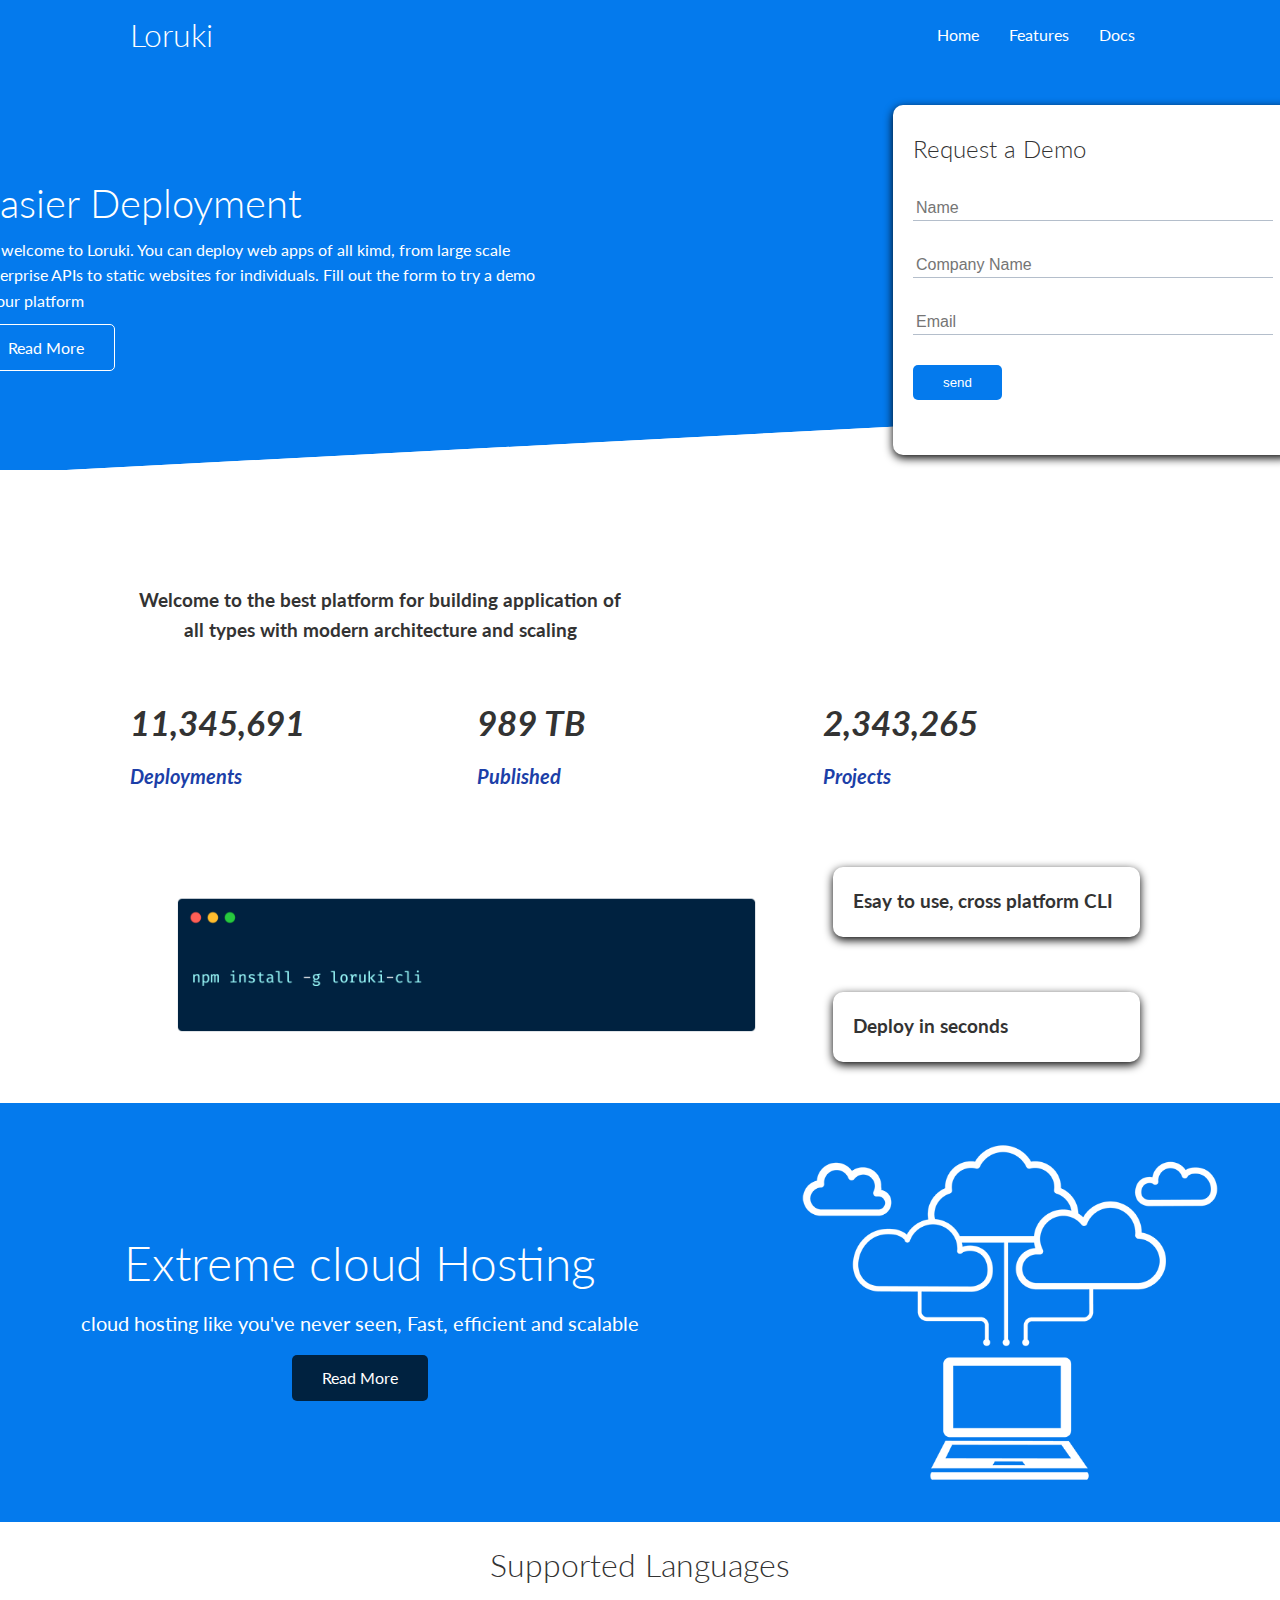
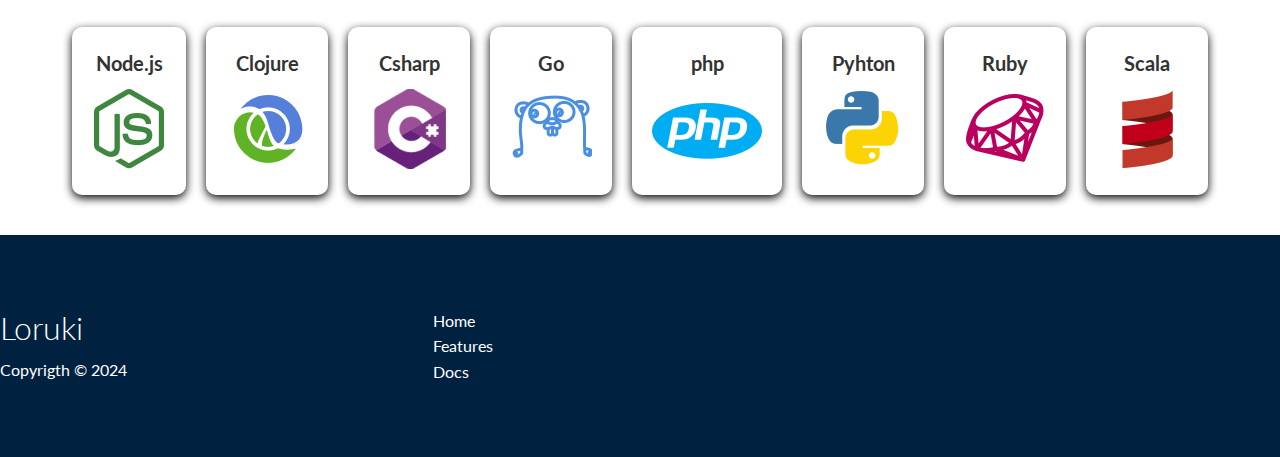
<file: index.html>
<!DOCTYPE html>
<html lang="en">
<head>
    <meta charset="UTF-8">
    <meta name="viewport" content="width=device-width, initial-scale=1.0">
    <link rel="stylesheet" href="https://cdnjs.cloudflare.com/ajax/libs/font-awesome/6.5.2/css/all.min.css" integrity="sha512-SnH5WK+bZxgPHs44uWIX+LLJAJ9/2PkPKZ5QiAj6Ta86w+fsb2TkcmfRyVX3pBnMFcV7oQPJkl9QevSCWr3W6A==" crossorigin="anonymous" referrerpolicy="no-referrer" />
    <link rel="stylesheet" href="style.css">
    <link rel="stylesheet" href="utilites.css">
    <title>Document</title>
</head>
<body>
    <!-- Navbar -->
    <div class="navbar">
        <div class="container flex">
            <h1 class="logo">Loruki</h1>
            <nav>
                <ul>
                    <li><a href="index.html">Home</a></li>
                    <li><a href="features.html">Features</a></li>
                    <li><a href="docs.html">Docs</a></li>
                </ul>
            </nav>
        </div>
    </div>

    <!-- Showcase -->

    <section class="showcase">
        <div class="container grid">
            <div class="showcase-text">
                <h1> Easier Deployment</h1>
                <p> HI, welcome to Loruki. You can deploy web apps of all kimd, from  large
                    scale enterprise APIs to static websites for individuals. Fill out the 
                    form to try a demo of our platform
                </p>
                <a href="features.html" class="btn btn-outline">Read More</a>
            </div>
            <div class="showcase-form card">
                <h2>Request a Demo</h2>
                <form>
                    <div class="form-control">
                        <input type="text" name="name" placeholder="Name" required>
                    </div>
                    <div class="form-control">
                        <input type="text" name="company" placeholder="Company Name" required>
                    </div>
                    <div class="form-control">
                        <input type="email" name="email" placeholder="Email" required>
                    </div>
                    <input type="submit" value="send" class="btn btn-primary">
                </form>
            </div>
        </div>
    </section>

    <!-- Stats -->
    <section class="stats">
        <div class="container">
            <h3 class="stats-heading text-center my-1">
                Welcome to the best platform for building application of all
                types with modern architecture and scaling
            </h3>

            <div class="grid grid-3 text my-4">
                <div>
                    <i class="fa-solid fa-server fa-2x">
                        <h3>11,345,691</h3>
                        <p class="text-secondary">Deployments</p>
                    </i>
                </div>
                <div>
                    <i class="fa-solid fa-upload fa-2x">
                        <h3>989 TB</h3>
                        <p class="text-secondary">Published</p>
                    </i>
                </div>
                <div>
                    <i class="fa-solid fa-diagram-project fa-2x">
                        <h3>2,343,265</h3>
                        <p class="text-secondary">Projects</p>
                    </i>
                </div>
            </div>

        </div>
    </section>
    <!-- Cli -->
    <section class="cli">
        <div class="container grid">
            <img src="Assets/cli.png" alt="">
        <div class="card">
            <h3>Esay to use, cross platform CLI </h3>
        </div>
        <div class="card">
            <h3>Deploy in seconds</h3>
        </div>
    </div>

    </section>

    <!-- Cloud -->
    <section class="cloud bg-primary my-2 py-2">
        <div class="conatiner grid">
            <div class="text-center">
                <h2 class="lg">Extreme cloud Hosting</h2>
                <p class="lead my-1">
                    cloud hosting like you've never seen, Fast, efficient and scalable</p>
                <a href="features.html" class="btn btn-dark"> Read More</a>
            </div>
            <img src="Assets/cloud.png" alt="">
        </div>
    </section>

    <!-- Languages-->
    <section class="languages">
        <h2 class="md text-center my-2">
            Supported Languages
        </h2>
        <div class="conatiner flex">
            <div class="card">
                <h4>Node.js</h4>
                <img src="Assets/Logo/node.png" alt="">
            </div>
            <div class="card">
                <h4>Clojure</h4>
                <img src="Assets/Logo/clojure.png" alt="">
            </div>
            <div class="card">
                <h4>Csharp</h4>
                <img src="Assets/Logo/csharp.png" alt="">
            </div>
            <div class="card">
                <h4>Go</h4>
                <img src="Assets/Logo/go.png" alt="">
            </div>
            <div class="card">
                <h4>php</h4>
                <img src="Assets/Logo/php.png" alt="">
            </div>
            <div class="card">
                <h4>Pyhton</h4>
                <img src="Assets/Logo/python.png" alt="">
            </div>
            <div class="card">
                <h4>Ruby</h4>
                <img src="Assets/Logo/ruby.png" alt="">
            </div>
            <div class="card">
                <h4>Scala</h4>
                <img src="Assets/Logo/scala.png" alt="">
            </div>
        </div>
    </section>

    <!-- Footer -->
    <footer class="footer bg-dark py-5">
        <div class="contanier grid grid-3">
            <div>
                <h1>Loruki</h1>
                <p>Copyrigth &copy; 2024 </p>
            </div>
            <nav>
                <ul>
                    <li><a href="index.html">Home</a></li>
                    <li><a href="features.html">Features</a></li>
                    <li><a href="docs.html">Docs</a></li>
                </ul>
            </nav>
            <div class="social">
                <a href="#"><i class="fab fa-github fa-2x"></i></a>
                <a href="#"><i class="fab fa-facebook fa-2x"></i></a>
                <a href="#"><i class="fab fa-instagram fa-2x"></i></a>
                <a href="#"><i class="fab fa-twitter fa-2x"></i></a>
            </div>
        </div>
    </footer>
</body>
</html>
</file>
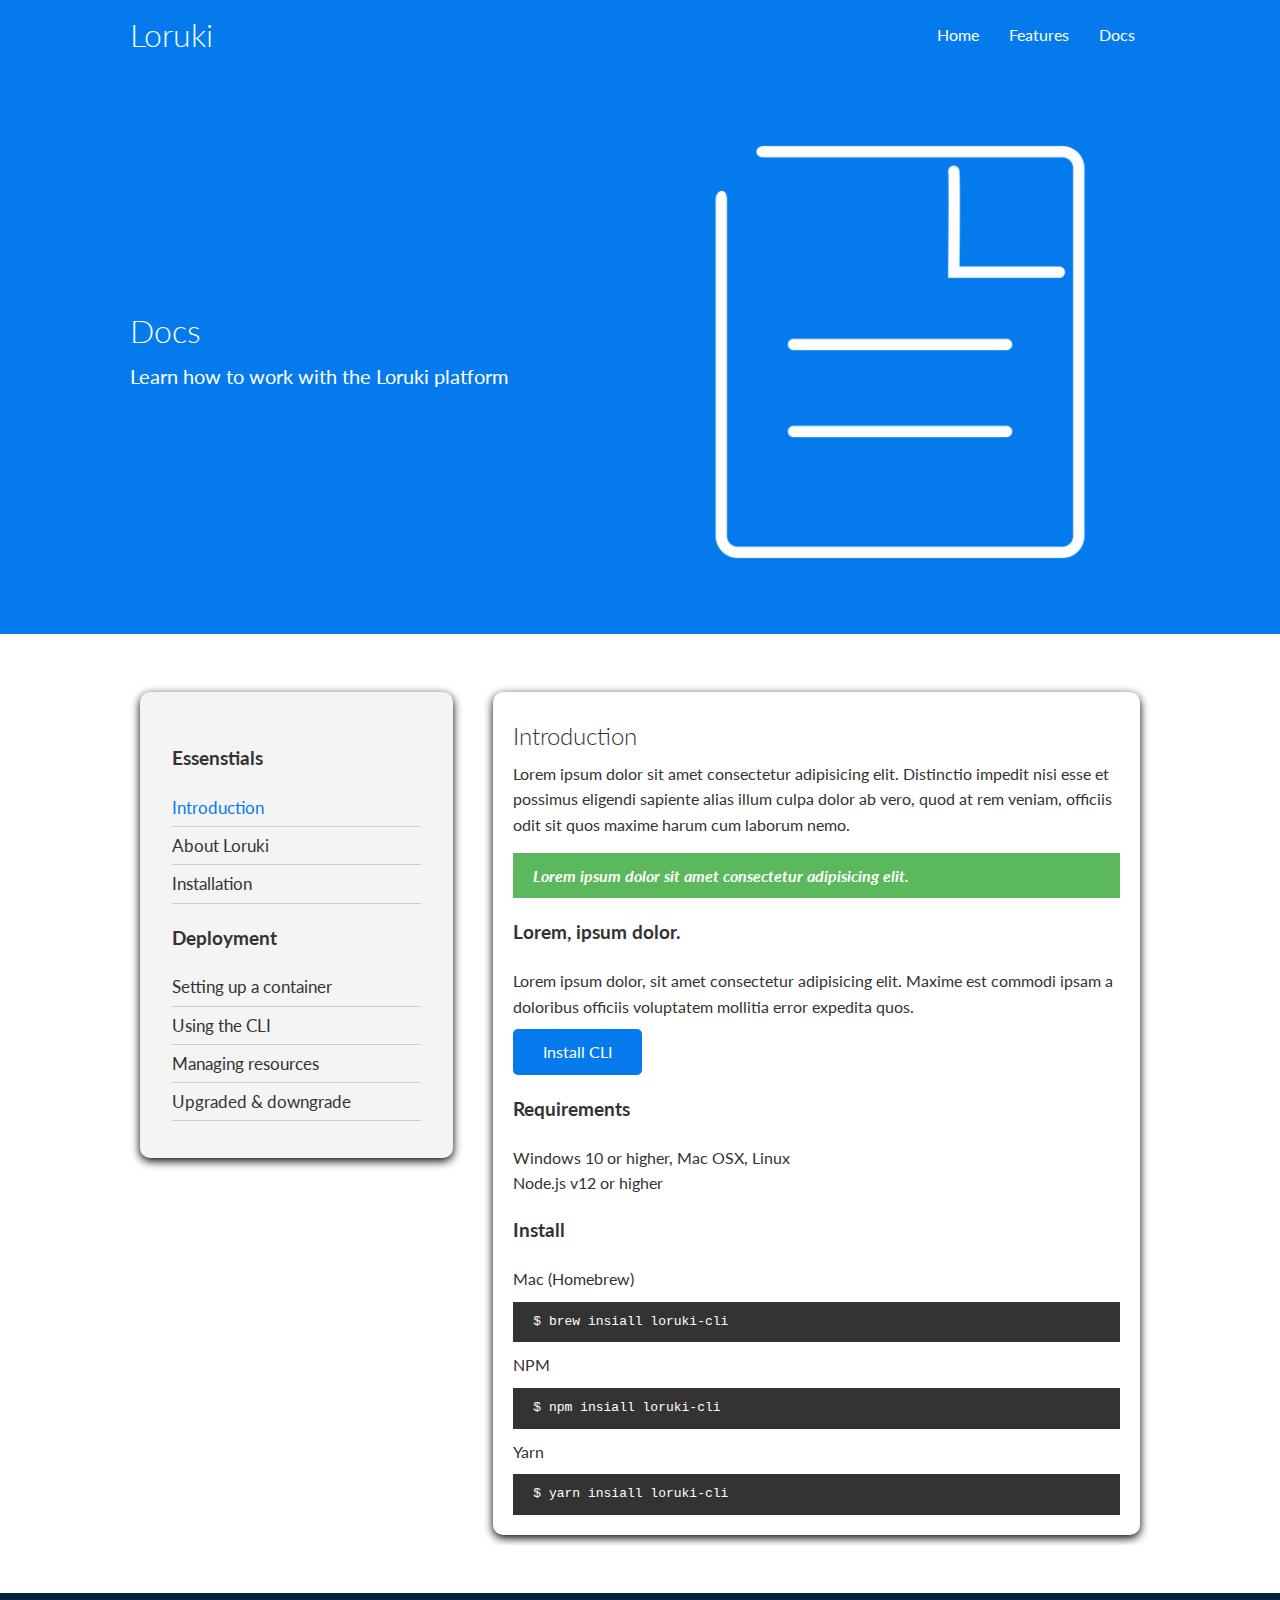
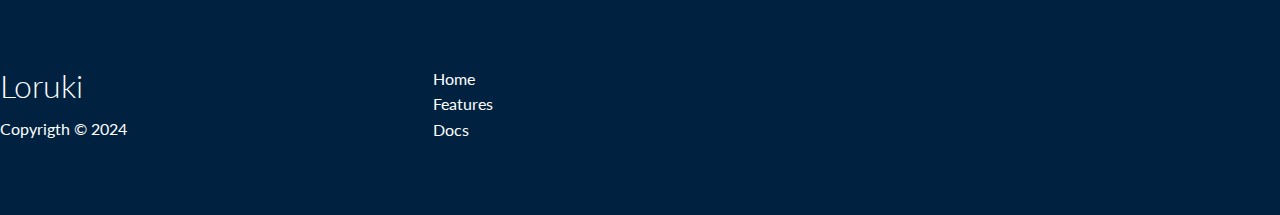
<file: docs.html>
<!DOCTYPE html>
<html lang="en">
<head>
    <meta charset="UTF-8">
    <meta name="viewport" content="width=device-width, initial-scale=1.0">
    <link rel="stylesheet" href="https://cdnjs.cloudflare.com/ajax/libs/font-awesome/6.5.2/css/all.min.css" integrity="sha512-SnH5WK+bZxgPHs44uWIX+LLJAJ9/2PkPKZ5QiAj6Ta86w+fsb2TkcmfRyVX3pBnMFcV7oQPJkl9QevSCWr3W6A==" crossorigin="anonymous" referrerpolicy="no-referrer" />
    <link rel="stylesheet" href="style.css">
    <link rel="stylesheet" href="utilites.css">
    <title>Document</title>
</head>
<body>
    <!-- Navbar -->
    <div class="navbar">
        <div class="container flex">
            <h1 class="logo">Loruki</h1>
            <nav>
                <ul>
                    <li><a href="index.html">Home</a></li>
                    <li><a href="features.html">Features</a></li>
                    <li><a href="docs.html">Docs</a></li>
                </ul>
            </nav>
        </div>
    </div>


    <!-- Head -->
        <section class="dcos-head bg-primary py-3">
            <div class="container grid">
                <div>
                    <h1 class="xl">Docs</h1>
                    <p class="lead">
                    Learn how to work with the Loruki platform
                    </p>
                </div>
                <img src="Assets/docs.png" alt="">
        </div>
        </section>

    <!-- Docs main -->
    <section class="docs-main my-4">
        <div class="container grid">
            <div class="card bg-light p-3">
                <h3 class="my-2">Essenstials</h3>
                <nav>
                    <ul>
                        <li><a class="text-primary" href="#">Introduction</a></li>
                        <li><a href="#">About Loruki</a></li>
                        <li><a href="#">Installation</a></li>
                    </ul>
                </nav>

                <h3 class="my-2">Deployment</h3>
                <nav>
                    <ul>
                        <li><a href="#">Setting up a container</a></li>
                        <li><a href="#">Using the CLI</a></li>
                        <li><a href="#">Managing resources</a></li>
                        <li><a href="#">Upgraded & downgrade</a></li>
                    </ul>
                </nav>
            </div>
            <div class="card">
                <h2>Introduction</h2>
                <p>Lorem ipsum dolor sit amet consectetur adipisicing elit. 
                    Distinctio impedit nisi esse et 
                    possimus eligendi sapiente alias 
                    illum culpa dolor ab vero, quod at rem veniam, officiis 
                    odit sit quos maxime harum cum laborum nemo.</p>

                    <div class="alert alert-success">
                        <i class="fas fa-info">
                                Lorem ipsum dolor sit amet consectetur adipisicing elit.
                        </i>
                    </div>

                    <h3>Lorem, ipsum dolor.</h3>
                    <p>Lorem ipsum dolor, sit amet consectetur 
                    adipisicing elit. Maxime est commodi 
                    ipsam a doloribus officiis voluptatem 
                    mollitia error expedita quos.</p>
                    <a href="#" class="btn btn-primary">Install CLI</a>    

                    <h3>Requirements</h3>
                    <ul>
                        <li>Windows 10 or higher, Mac OSX, Linux</li>
                        <li>Node.js v12 or higher</li>
                    </ul>

                    <h3>Install</h3>
                    <p>Mac (Homebrew)</p>
                    <pre><code>$ brew insiall loruki-cli</code></pre>
                    <p>NPM</p>
                    <pre><code>$ npm insiall loruki-cli</code></pre>
                    <p>Yarn</p>
                    <pre><code>$ yarn insiall loruki-cli</code></pre>

            </div>
        </div>
    </section>

    <!-- Footer -->
    <footer class="footer bg-dark py-5">
        <div class="contanier grid grid-3">
            <div>
                <h1>Loruki</h1>
                <p>Copyrigth &copy; 2024 </p>
            </div>
            <nav>
                <ul>
                    <li><a href="index.html">Home</a></li>
                    <li><a href="features.html">Features</a></li>
                    <li><a href="docs.html">Docs</a></li>
                </ul>
            </nav>
            <div class="social">
                <a href="#"><i class="fab fa-github fa-2x"></i></a>
                <a href="#"><i class="fab fa-facebook fa-2x"></i></a>
                <a href="#"><i class="fab fa-instagram fa-2x"></i></a>
                <a href="#"><i class="fab fa-twitter fa-2x"></i></a>
            </div>
        </div>
    </footer>
</body>
</html>
</file>
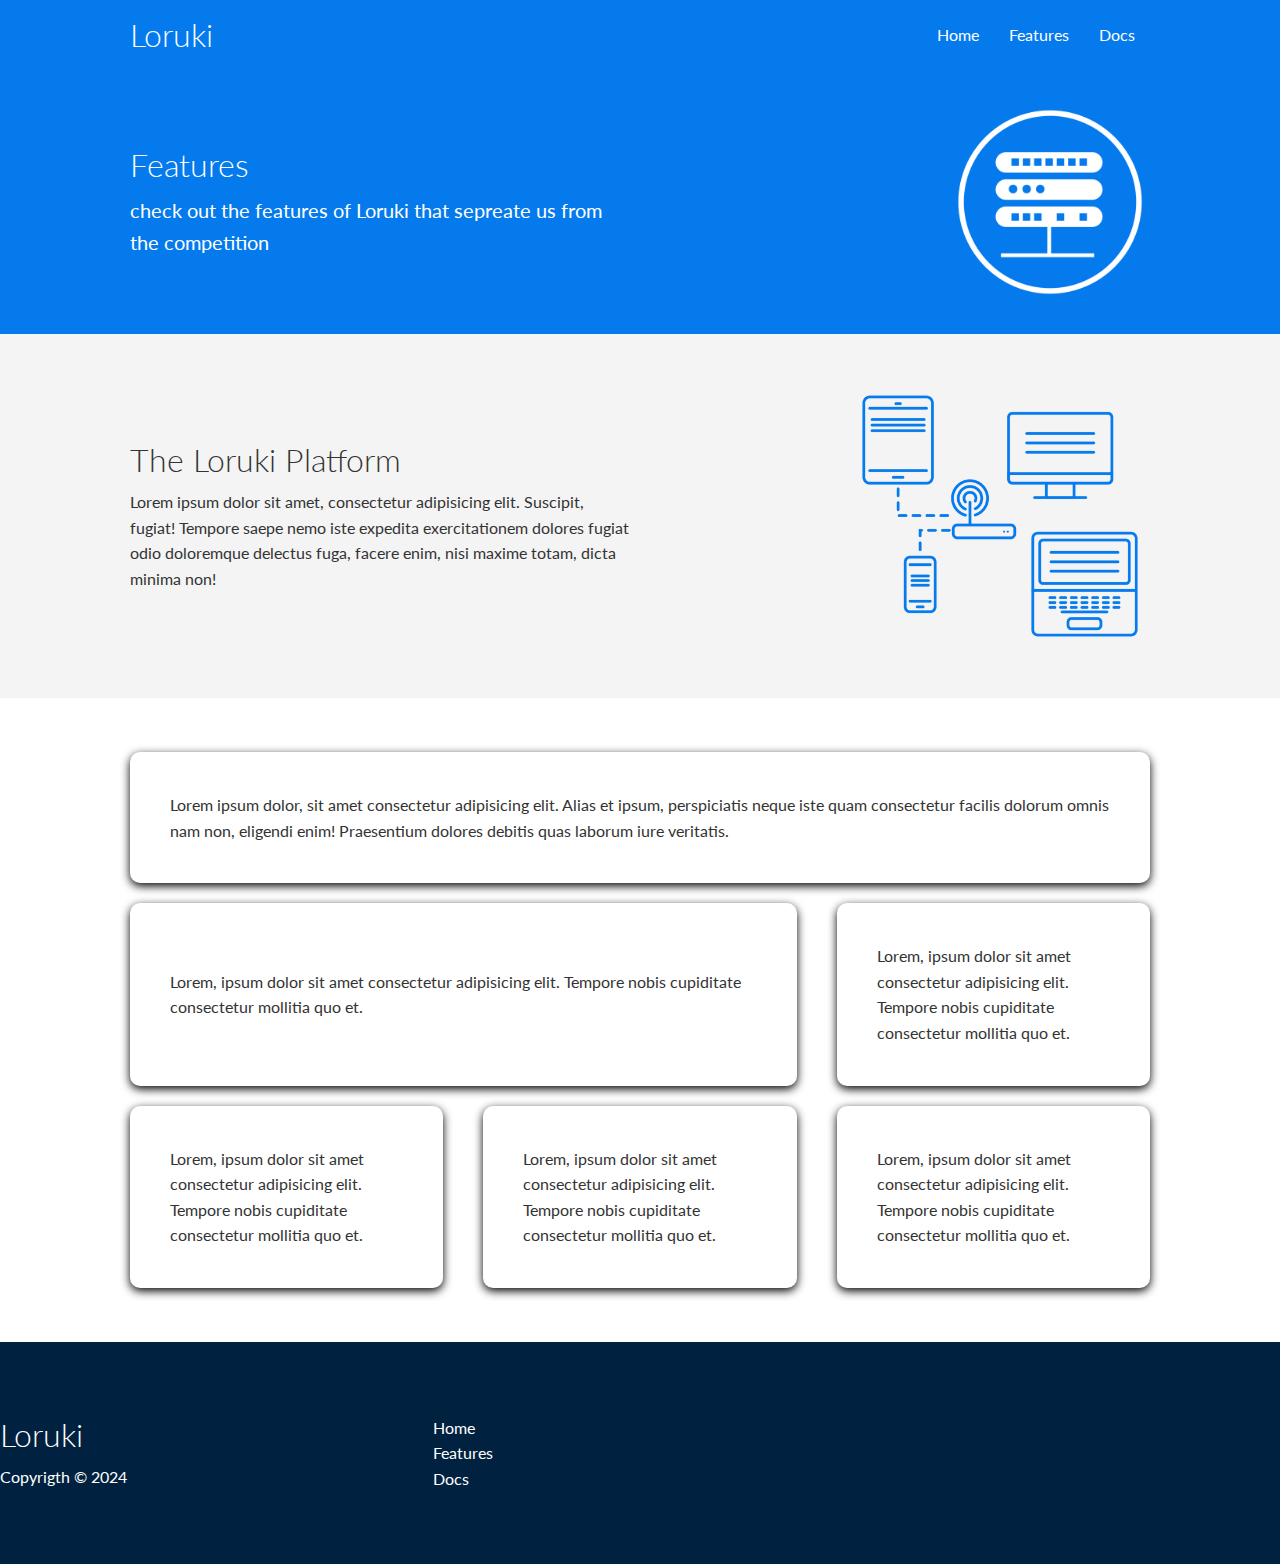
<file: features.html>
<!DOCTYPE html>
<html lang="en">
<head>
    <meta charset="UTF-8">
    <meta name="viewport" content="width=device-width, initial-scale=1.0">
    <link rel="stylesheet" href="https://cdnjs.cloudflare.com/ajax/libs/font-awesome/6.5.2/css/all.min.css" integrity="sha512-SnH5WK+bZxgPHs44uWIX+LLJAJ9/2PkPKZ5QiAj6Ta86w+fsb2TkcmfRyVX3pBnMFcV7oQPJkl9QevSCWr3W6A==" crossorigin="anonymous" referrerpolicy="no-referrer" />
    <link rel="stylesheet" href="style.css">
    <link rel="stylesheet" href="utilites.css">
    <title>Document</title>
</head>
<body>
    <!-- Navbar -->
    <div class="navbar">
        <div class="container flex">
            <h1 class="logo">Loruki</h1>
            <nav>
                <ul>
                    <li><a href="index.html">Home</a></li>
                    <li><a href="features.html">Features</a></li>
                    <li><a href="docs.html">Docs</a></li>
                </ul>
            </nav>
        </div>
    </div>


    <!-- Head -->
        <section class="features-head bg-primary py-3">
            <div class="container grid">
                <div>
                    <h1 class="xl">Features</h1>
                    <p class="lead">
                    check out the features of Loruki that
                    sepreate us from the competition
                    </p>
                </div>
                <img src="Assets/server.png" alt="">
        </div>
        </section>

 <!-- Sub head -->
 <section class="features-sub-head bg-light py-3">
        <div class="container grid">
            <div>
                <h1 class="md">The Loruki Platform</h1>
                <p>
               Lorem ipsum dolor sit amet, consectetur adipisicing elit. Suscipit, fugiat! Tempore
                saepe nemo iste expedita exercitationem dolores fugiat odio doloremque delectus fuga,
                 facere enim, nisi maxime totam, dicta minima non!
                </p>
            </div>
            <img src="Assets/server2.png" alt="">
        </div>
 </section>

 <section class="features-main my-2">
    <div class="container grid grid-3">
        <div class="card flex">
            <i class="fas fa-server fa-3x"> </i>
            <p>
                Lorem ipsum dolor, sit amet consectetur adipisicing elit. Alias et ipsum,
                 perspiciatis neque iste quam consectetur facilis dolorum omnis nam non,
                  eligendi enim! Praesentium dolores debitis quas laborum iure veritatis.
            </p>
        </div>
        <div class="card flex">
            <i class="fas fa-power-off fa-3x"> </i>
            <p>
               Lorem, ipsum dolor sit amet consectetur adipisicing elit.
                Tempore nobis cupiditate consectetur mollitia quo et.
            </p>
        </div>
        <div class="card flex">
            <i class="fas fa-upload fa-3x"> </i>
            <p>
               Lorem, ipsum dolor sit amet consectetur adipisicing elit.
                Tempore nobis cupiditate consectetur mollitia quo et.
            </p>
        </div>
        <div class="card flex">
            <i class="fas fa-database fa-3x"> </i>
            <p>
               Lorem, ipsum dolor sit amet consectetur adipisicing elit.
                Tempore nobis cupiditate consectetur mollitia quo et.
            </p>
        </div>
        <div class="card flex">
            <i class="fas fa-laptop-code fa-3x"> </i>
            <p>
               Lorem, ipsum dolor sit amet consectetur adipisicing elit.
                Tempore nobis cupiditate consectetur mollitia quo et.
            </p>
        </div>
        <div class="card flex">
            <i class="fas fa-server fa-3x"> </i>
            <p>
               Lorem, ipsum dolor sit amet consectetur adipisicing elit.
                Tempore nobis cupiditate consectetur mollitia quo et.
            </p>
        </div>
    </div>
 </section>

    <!-- Footer -->
    <footer class="footer bg-dark py-5">
        <div class="contanier grid grid-3">
            <div>
                <h1>Loruki</h1>
                <p>Copyrigth &copy; 2024</p>
            </div>
            <nav>
                <ul>
                    <li><a href="index.html">Home</a></li>
                    <li><a href="features.html">Features</a></li>
                    <li><a href="docs.html">Docs</a></li>
                </ul>
            </nav>
            <div class="social">
                <a href="#"><i class="fab fa-github fa-2x"></i></a>
                <a href="#"><i class="fab fa-facebook fa-2x"></i></a>
                <a href="#"><i class="fab fa-instagram fa-2x"></i></a>
                <a href="#"><i class="fab fa-twitter fa-2x"></i></a>
            </div>
        </div>
    </footer>
</body>
</html>
</file>
<file: style.css>
@import url('https://fonts.googleapis.com/css2?family=Lato:wght@300&display=swap');

:root{
    --primary-color:#047aed;
    --secondary-color:#1c3fa8;
    --dark-color:#002240;
    --light-color:#f4f4f4;
    --success-color:#5cb85c;
    --error-color:#d9534f;
}

* {
    box-sizing: border-box;
    padding: 0;
    margin: 0; 
}

body{
    font-family: "Lato", sans-serif;
    color: #333;
    line-height:1.6;
}
ul{
    list-style-type: none;
}
a{
    text-decoration: none;
    color: #333;
}
h1,h2{
    font-weight: 300;
    line-height: 1.2;
    margin: 10px 0;
}
p{
    margin: 10px 0;
}
img
{
    width: 100%;
}
code, pre{
    background: #333;
    color: #fff;
    padding: 10px;
}

/* Navbar */
.navbar {
    background-color:var(--primary-color) ;
    color: #fff;
    height: 70px;
}
.navbar ul{
    display:flex;
}
.navbar a{
    color: #fff;
    padding: 10px;
    margin: 0 5px;
}
.navbar .flex{
    justify-content: space-between;
}
.navbar a:hover{
    border-bottom: 2px #fff solid;
}

/* Showcase */
.showcase{
    height: 400px;
    background-color: var(--primary-color);
    color :#fff;
    position: relative;
}

.showcase h1{
    font-size: 40px;
}
.showcase p{
    margin: 20px o;
}.showcase .grid{
    overflow: visible;
    grid-template-columns: 55% 45%;
    gap: 30%;
}

.showcase-text{
    animation: slideInFromLeft 1s ease-in;
}

.showcase-form{
    position: relative;
    top: 10px;
    height: 350px;
    width: 400px;
    padding: 40px;
    z-index: 100;
    justify-self: flex-end;
    animation: slideInFromRight 1s ease-in;
}

.showcase-form .form-control{
    margin: 30px 0;
}
.showcase-form input[type='text'],
.showcase-form input[type='email']{
    border: 0;
    border-bottom: 1px solid #b4becb;
    width: 100%;
    padding: 3px;
    font-size: 16px;
    
}
.showcase-form input:focus {
    outline: none;
}
.showcase::before,
.showcase::after{
    content: '';
    position: absolute;
    height: 100px;
    bottom: -70px;
    right: 0;
    left: 0;
    background:#fff;
    transform: skewY(-3deg);
    -webkit-transform: skewY(-3deg);
    -moz-transform: skewY(-3deg);
    -ms-transform: skewY(-3deg);
    
}

/* Stats */

.stats{
    padding-top: 100px;
    animation: slideInFromBottom 1s ease-in;

    
}

.stats-heading{
    max-width: 500px;
    margin: auto;

}
.stats .grid h3{
    font-size: 35px;

}
.stats .grid p{
    font-size: 20px;
    font-weight: bold;
}

/* Cli */
.cli .grid{
    grid-template-columns:repeat(3, 1fr);
    grid-template-rows: 2, 1fr;
}

.cli .grid> *:first-child{
    grid-column:1/span 2 ;
    grid-row: 1/span 2;
}

/* Cloud */

.cloud .grid{
    grid-template-columns: 4fr 3fr;


}

/* Languages */
.languages .flex{
    flex-wrap:wrap;
}
.languages .card{
    text-align: center;
    margin: 18px 10px 40px;
}
.languages .card h4{
    font-size: 20px;
    margin-bottom:10px;
}
.languages .card:hover{
    transform: translateY(-15px);
}

/* Features */
.features-head img, .docs-head img {
    width: 200px;
    justify-self: flex-end;
}

.features-sub-head img{
    width: 300px;
    justify-self: flex-end;
}

.features-main .card > i {
    margin-right: 20px;

}
.features-main .grid{
    padding: 30px;
}
.features-main .grid >*:first-child{
grid-column: 1/span 3;
}
.features-main .grid > *:nth-child(2){
    grid-column: 1/span 2;
}

/* Docs */
.docs-main h3{
    margin: 20px 0;
}

.docs-main .grid{
    grid-template-columns:1fr 2fr;
    align-items: flex-start;
}


.docs-main nav li {
    font-size: 17px;
    padding-bottom: 5px;
    margin-bottom: 5px;
    border-bottom: 1px #ccc solid;
}

.docs-main a:hover{
    font-weight: bold;

}

/* Footer */
.footer .social a{
    margin: 0 10px;
}

/* Animations */

@keyframes slideInFromLeft{
    0%{
        transform: translateX(-100%);
    }
    100%{
        transform: translateX(0)
    }
}

@keyframes slideInFromRight{
    0%{
        transform: translateX(100%);
    }
    100%{
        transform: translateX(0)
    }
}

@keyframes slideInFromTop{
    0%{
        transform: translateY(-100%);
    }
    100%{
        transform: translateX(0)
    }
}
@keyframes slideInFromBottom{
    0%{
        transform: translateY(100%);
    }
    100%{
        transform: translateX(0)
    }
}

/* Tablets and under */
@media(max-width: 768px){
  .grid,
  .showcase .grid,
  .stats .grid,
  .cil .grid,
  .cloud .grid,
  .features-main, .grid,
  .docs-main .grid{
    grid-template-columns: 1fr;
    grid-template-rows: 1fr;
  }
  .showcase{
    height: auto;
  }
  .showcase-text{
    text-align: center;
    margin-top: 40px;
    animation: slideInFromTop 1s ease-in;

  }
  .showcase-form{
    justify-self:center;
    margin: auto;
    animation: slideInFromBottom 1s ease-in;

  }
  .cli .grid> *:first-child{
    grid-column:1;
    grid-row: 1;
}
.features-head,
.features-sub-head,
.docs-head{
    text-align: center;
}

.features-head img,
.features-sub-head img,
.docs-head img{
justify-self: center;
}

.features-main .grid >*:first-child,
.features-main .grid >*:nth-child(2){
    grid-column: 1;
}

}

/* Mobile */
@media(max-width:500px){


    .navbar{
        height: 110px;
    }

    .navbar .flex{
        flex-direction: column;
    }
    .navbar ul{
        padding: 10px;
    }
    .navbar ul{
        padding: 10px;
        background-color: rgba(0, 0, 0, 0.1);
    }  
}
</file>
<file: utilites.css>
/* Utilites */

.container{
    max-width: 1100px;
    margin: 0 auto;
    overflow: auto;
    padding:0 40px;
}

.card{
    background-color: #fff;
    color: #333;
    border-radius: 10px;
    box-shadow: 0 3px 10px rgba(0,0,0.2);
    padding: 20px;
    margin: 10px;
}
.btn{
    display: inline-block;
    padding: 10px 30px;
    cursor: pointer;
    background-color: var(--primary-color);
    color: #fff;
    border: none;
    border-radius: 5px;
}

.btn-outline{
    background-color: transparent;
    border: 1px #fff solid ;
}
.btn:hover{
    transform: scale(0.98);
}

/* Background & colored buttons  */
.bg-primary, .btn-primary{
    background-color:var(--primary-color) ;
    color: #fff;
}

.bg-secondary,
.btn-secondary{
    background-color:var(--secondary-color);
    color: #fff;
}

.bg-dark,
.btn-dark{
    background-color:var(--dark-color);
    color: #fff;
}

.bg-light,
.btn-light{
    background-color:var(--light-color);
    color: #333;
}

.bg-primary a, 
.btn-primary a,
.bg-secondary a,
.btn-secondary a,
.bg-dark a,
.btn-dark a{
    color:#fff;
}


/* Text colors */

.text-primary{
    color:var(--primary-color) ;
}

.text-secondary{
    color:var(--secondary-color);
}

.text-dark{
    color:var(--dark-color);
}

.text-light{
    color:var(--light-color);
}


/* Text Sizes */
.lead{
    font-size: 20px;
}
.sm{
    font-size: 1rem;
}
.md{
    font-size: 2rem;
}
.lg{
    font-size: 3rem;
}
.xl{
    font: 4rem;
}

.text-center {
    text-align: center;
}

/* Alert */
.alert{
    background-color: var(--light-color);
    padding: 10px 20px;
    font-weight: bold;
    margin: 15px 0;

}
.alert i{
    margin-right: 10px;
}

.alert-success{
    background-color: var(--success-color);
    color: #fff;
}
.alert-error{
    background-color: var(--error-color);
    color: #fff;
}

.flex{
    display: flex;
    justify-content:center;
    align-items: center;
    height: 100%;
}
.grid{
    display: grid;
    grid-template-columns: repeat(2,1fr);
    gap: 20px;
    justify-content: center;
    align-items: center;
    height: 100%;
}

.grid-3{
    grid-template-columns: repeat(3, 1fr);
}

/* Margin */

.my-1{
    margin: 1rem 0;
}
.my-2{
    margin: 1.5rem 0;
}
.my-3{
    margin: 2rem 0;
}
.my-4{
    margin: 3rem 0;
}
.my-5{
    margin: 4rem 0;
}

.m-1{
    margin: 1rem ;
}
.m-2{
    margin: 1.5rem ;
}
.m-3{
    margin: 2rem ;
}
.m-4{
    margin: 3rem ;
}
.m-5{
    margin: 4rem ;
}


/* Padding */

.py-1{
    padding: 1rem 0;
}
.py-2{
    padding: 1.5rem 0;
}
.py-3{
    padding: 2rem 0;
}
.py-4{
    padding: 3rem 0;
}
.py-5{
    padding: 4rem 0;
}

.p-1{
    padding: 1rem ;
}
.p-2{
    padding: 1.5rem ;
}
.p-3{
    padding: 2rem ;
}
.p-4{
    padding: 3rem ;
}
.p-5{
    padding: 4rem ;
}
</file>
